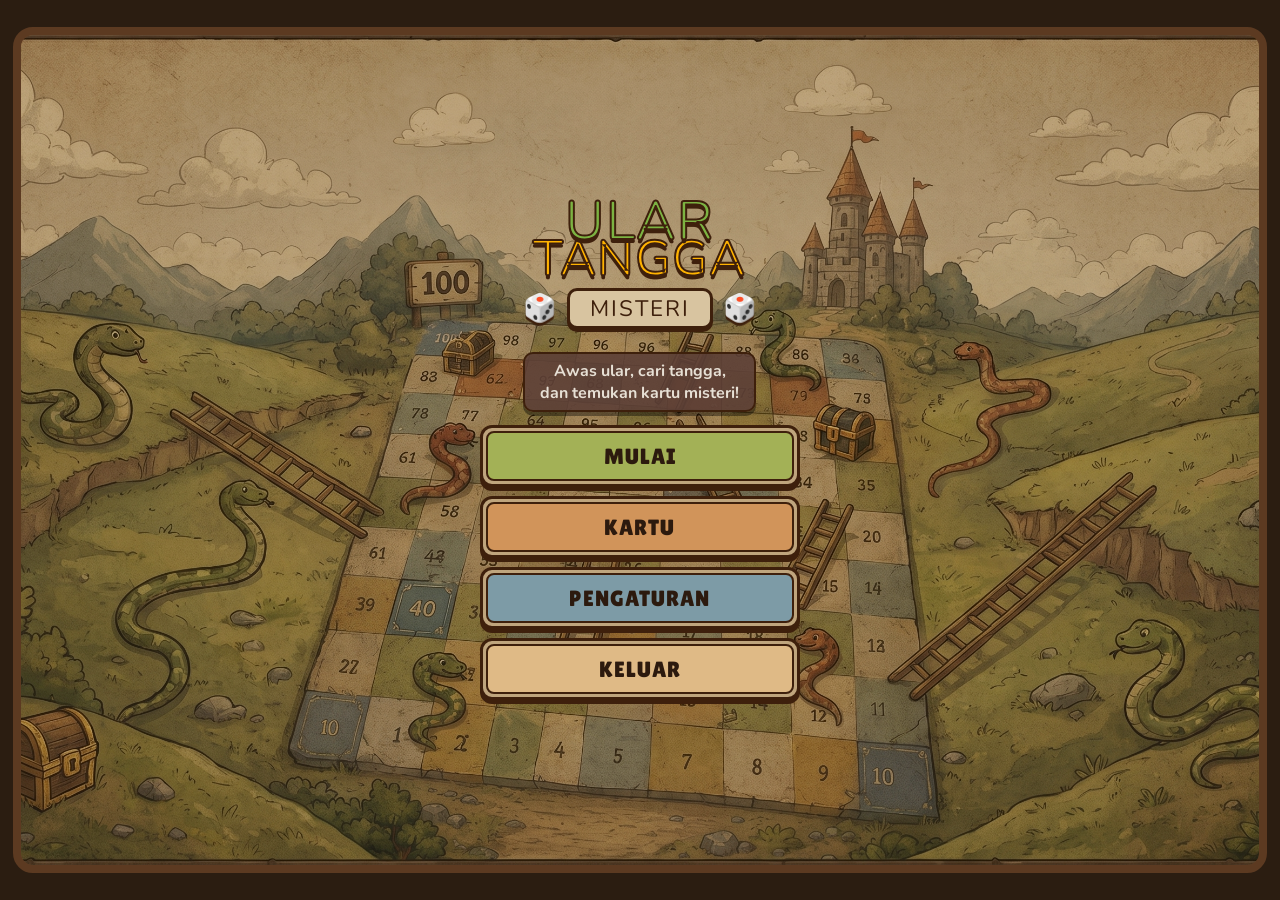
<file: UlarTanggaMisteri/index.html>
<!DOCTYPE html>
<html lang="id">
<head>
    <meta charset="UTF-8">
    <meta name="viewport" content="width=device-width, initial-scale=1.0">
    <title>Ular Tangga Misteri</title>
    <link href="https://fonts.googleapis.com/css2?family=Lilita+One&family=Nunito:wght@700;900&display=swap" rel="stylesheet">
    <link rel="stylesheet" href="css/game.css">
    <style>
        /* CSS TAMBAHAN AGAR PAS DI SEMUA UKURAN LAYAR HP / PC */
        body {
            margin: 0; padding: 0;
            display: flex; justify-content: center; align-items: center;
            min-height: 100vh; background-color: #2b1d11;
            overflow-x: hidden;
        }
        .app-container {
            max-width: 100%; max-height: 100vh;
            box-sizing: border-box;
        }
        /* Mengatur modal agar tidak kepotong di HP */
        .modal-box {
            max-height: 85vh;
            overflow-y: auto;
        }
    </style>
</head>
<body>
    <div class="app-container menu-app">
        
        <header class="title-container-custom">
            <div class="title-ular">ULAR</div>
            <div class="title-tangga">TANGGA</div>
            <div class="title-misteri-box">
                <span class="dice-decor">🎲</span>
                <span class="text-misteri">MISTERI</span>
                <span class="dice-decor">🎲</span>
            </div>
        </header>

        <div class="tagline-box">Awas ular, cari tangga,<br>dan temukan kartu misteri!</div>

        <main class="menu-buttons-custom">
            <button class="menu-btn btn-green" onclick="openSetup()">
                <div class="btn-inner"><span class="text">MULAI</span></div>
            </button>
            <button class="menu-btn btn-orange" onclick="openCardGallery()">
                <div class="btn-inner"><span class="text">KARTU</span></div>
            </button>
            <button class="menu-btn btn-blue" onclick="openSettings()">
                <div class="btn-inner"><span class="text">PENGATURAN</span></div>
            </button>
            <button class="menu-btn btn-tan" onclick="alert('Terima Kasih sudah bermain!')">
                <div class="btn-inner"><span class="text">KELUAR</span></div>
            </button>
        </main>

        <!-- MODAL SETUP -->
        <div id="setup-modal" class="modal-overlay" style="display: none;">
            <div class="modal-box">
                <h2>LOBBY PEMAIN</h2>
                <div class="player-count-selector">
                    <span>JUMLAH PEMAIN:</span>
                    <button class="pc-btn" id="pc-btn-2" onclick="setPlayerCount(2)">2</button>
                    <button class="pc-btn" id="pc-btn-3" onclick="setPlayerCount(3)">3</button>
                    <button class="pc-btn" id="pc-btn-4" onclick="setPlayerCount(4)">4</button>
                </div>
                <div id="player-config-list"></div>
                <div class="modal-actions">
                    <button class="menu-btn btn-green" onclick="startGame()"><div class="btn-inner" style="height: 45px;"><span class="text" style="font-size: 1.2rem;">GAS MAIN!</span></div></button>
                    <button class="menu-btn btn-orange" onclick="closeSetup()"><div class="btn-inner" style="height: 45px;"><span class="text" style="font-size: 1.2rem;">BATAL</span></div></button>
                </div>
            </div>
        </div>

        <!-- MODAL GALLERY -->
        <div id="cards-modal" class="modal-overlay" style="display: none;">
            <div class="modal-box modal-large">
                <h2>KOLEKSI KARTU MISTERI</h2>
                <div id="card-gallery-list" class="gallery-grid"></div>
                <div class="modal-actions" style="justify-content: center; margin-top: 15px;">
                    <button class="menu-btn btn-tan" onclick="closeCardGallery()" style="max-width: 250px;">
                        <div class="btn-inner" style="height: 45px;"><span class="text" style="font-size: 1.2rem;">TUTUP KEMBALI</span></div>
                    </button>
                </div>
            </div>
        </div>

        <!-- MODAL PENGATURAN -->
        <div id="settings-modal" class="modal-overlay" style="display: none;">
            <div class="modal-box">
                <h2>PENGATURAN</h2>
                <div class="player-row">
                    <div class="pr-info"><span class="pr-avatar">🎵</span><span class="pr-name">Musik Latar (BGM)</span></div>
                    <button id="btn-bgm" class="player-type-btn human-color" onclick="toggleBGM()">NYALA</button>
                </div>
                <div class="player-row">
                    <div class="pr-info"><span class="pr-avatar">🔊</span><span class="pr-name">Efek Suara (SFX)</span></div>
                    <button id="btn-sfx" class="player-type-btn human-color" onclick="toggleSFX()">NYALA</button>
                </div>
                <div class="modal-actions" style="margin-top: 20px;">
                    <button class="menu-btn btn-orange" onclick="closeSettings()">
                        <div class="btn-inner" style="height: 45px;"><span class="text" style="font-size: 1.2rem;">SIMPAN & TUTUP</span></div>
                    </button>
                </div>
            </div>
        </div>
    </div>

    <!-- LOGIKA MENU -->
    <script>
        const FILE_MUSIK = 'Pirates.mp3'; 
        
        const MenuSound = {
            bgm: null,
            init: function() {
                let isBgmOn = localStorage.getItem('utm_bgm') !== 'false';
                if (isBgmOn && !this.bgm) {
                    this.bgm = new Audio(FILE_MUSIK);
                    this.bgm.loop = true; 
                    this.bgm.volume = 0.3; 
                    this.bgm.play().catch(e => console.log("Menunggu klik dari user..."));
                }
            },
            toggle: function() {
                let isBgmOn = localStorage.getItem('utm_bgm') !== 'false';
                if (isBgmOn) {
                    if (!this.bgm) this.init();
                    else this.bgm.play().catch(e=>{});
                } else {
                    if (this.bgm) { this.bgm.pause(); this.bgm = null; }
                }
            }
        };

        document.body.addEventListener('click', () => { 
            try { MenuSound.init(); } catch(e){} 
        }, { once: true });

        let bgmOn = localStorage.getItem('utm_bgm') !== 'false';
        let sfxOn = localStorage.getItem('utm_sfx') !== 'false';

        function openSettings() { document.getElementById('settings-modal').style.display = 'flex'; updateSettingsUI(); }
        function closeSettings() { document.getElementById('settings-modal').style.display = 'none'; }
        
        function toggleBGM() { bgmOn = !bgmOn; localStorage.setItem('utm_bgm', bgmOn); updateSettingsUI(); MenuSound.toggle(); }
        function toggleSFX() { sfxOn = !sfxOn; localStorage.setItem('utm_sfx', sfxOn); updateSettingsUI(); }
        
        function updateSettingsUI() {
            const btnBGM = document.getElementById('btn-bgm'); const btnSFX = document.getElementById('btn-sfx');
            if (bgmOn) { btnBGM.className = 'player-type-btn human-color'; btnBGM.innerText = 'NYALA'; } 
            else { btnBGM.className = 'player-type-btn bot-color'; btnBGM.innerText = 'MATI'; }
            if (sfxOn) { btnSFX.className = 'player-type-btn human-color'; btnSFX.innerText = 'NYALA'; } 
            else { btnSFX.className = 'player-type-btn bot-color'; btnSFX.innerText = 'MATI'; }
        }

        let playerCount = 4;
        let playerConfigs = [ { isBot: false }, { isBot: true }, { isBot: true }, { isBot: true } ];

        function openSetup() { document.getElementById('setup-modal').style.display = 'flex'; renderSetup(); }
        function closeSetup() { document.getElementById('setup-modal').style.display = 'none'; }
        function setPlayerCount(count) { playerCount = count; renderSetup(); }
        function togglePlayerType(index) { playerConfigs[index].isBot = !playerConfigs[index].isBot; renderSetup(); }
        
        function renderSetup() {
            document.querySelectorAll('.pc-btn').forEach(btn => btn.classList.remove('active'));
            document.getElementById('pc-btn-' + playerCount).classList.add('active');
            let html = '';
            for (let i = 0; i < playerCount; i++) {
                let isBot = playerConfigs[i].isBot;
                html += `<div class="player-row"><div class="pr-info"><span class="pr-avatar">${isBot ? '🤖' : '👦🏻'}</span><span class="pr-name">P${i+1}</span></div><button class="player-type-btn ${isBot ? 'bot-color' : 'human-color'}" onclick="togglePlayerType(${i})">${isBot ? 'BOT' : 'MANUSIA'} 🔄</button></div>`;
            }
            document.getElementById('player-config-list').innerHTML = html;
        }
        
        function startGame() {
            try {
                let colors = ["#3498db", "#e74c3c", "#2ecc71", "#f1c40f"];
                let setupData = [];
                for (let i = 0; i < playerCount; i++) {
                    let isBot = playerConfigs[i].isBot;
                    setupData.push({ id: i, isBot: isBot, avatar: isBot ? '🤖' : '👦🏻', name: `P${i+1} (${isBot ? 'Bot' : 'Kamu'})`, color: colors[i] });
                }
                try { sessionStorage.setItem('gameSetup', JSON.stringify(setupData)); } catch(err) {}
                window.location.href = 'game.html'; 
            } catch(e) { window.location.href = 'game.html'; }
        }

        const galleryCards = [
            { name: "Mode Dewa", desc: "Pilih 1 dari semua!", type: "good", icon: "👼" }, { name: "Naik Tangga", desc: "Maju ke tangga terdekat", type: "good", icon: "🪜" }, { name: "Anti Ular", desc: "Kebal ular 1x", type: "good", icon: "🛡️" }, { name: "Double Dice", desc: "Dadu x2", type: "good", icon: "🎲x2" }, { name: "Triple Dice", desc: "Dadu x3", type: "good", icon: "🎲x3" }, { name: "Teleport 10", desc: "Maju 10 petak", type: "good", icon: "🚀" }, { name: "Lompat Ular", desc: "Lewati ular", type: "good", icon: "🦘" }, { name: "Perisai Dewa", desc: "Kebal 2x", type: "good", icon: "🔮" }, { name: "Putar Ulang", desc: "Reroll < 4", type: "good", icon: "🔄" }, { name: "Tangga Emas", desc: "Ke puncak", type: "good", icon: "🌟" }, { name: "Bonus Giliran", desc: "Main 2x", type: "good", icon: "➕" }, { name: "Hadiah Misteri", desc: "2 kartu", type: "good", icon: "🎁" }, { name: "Kutukan Ular", desc: "Mundur 10", type: "bad", icon: "🐍" }, { name: "Freeze", desc: "Beku 1x", type: "bad", icon: "❄️" }, { name: "Mundur Dadu", desc: "Jalan mundur", type: "bad", icon: "🔙" }, { name: "Hujan Petir", desc: "Semua mundur 3", type: "bad", icon: "⛈️" }, { name: "Racun Ular", desc: "Beku 2x", type: "bad", icon: "🧪" }, { name: "Dadu Rusak", desc: "Maks 3", type: "bad", icon: "💥" }, { name: "Badai Pasir", desc: "Mundur 5", type: "bad", icon: "🌪️" }, { name: "Kutukan Gelap", desc: "Hapus 1 kartu", type: "bad", icon: "🌑" }, { name: "Jaring Laba", desc: "Kunci 2x", type: "bad", icon: "🕸️" }, { name: "Tangga Palsu", desc: "Jebakan", type: "bad", icon: "💔" }, { name: "Gempa Bumi", desc: "Semua mundur 5", type: "bad", icon: "🫨" }, { name: "Serangan Naga", desc: "Jatuh bebas", type: "bad", icon: "🐉" }
        ];

        function openCardGallery() {
            document.getElementById('cards-modal').style.display = 'flex';
            let html = ''; galleryCards.forEach(c => { html += `<div class="gallery-card ${c.type}"><div class="icon">${c.icon}</div><div class="name">${c.name}</div><div class="desc">${c.desc}</div></div>`; });
            document.getElementById('card-gallery-list').innerHTML = html;
        }
        function closeCardGallery() { document.getElementById('cards-modal').style.display = 'none'; }
    </script>
</body>
</html>
</file>
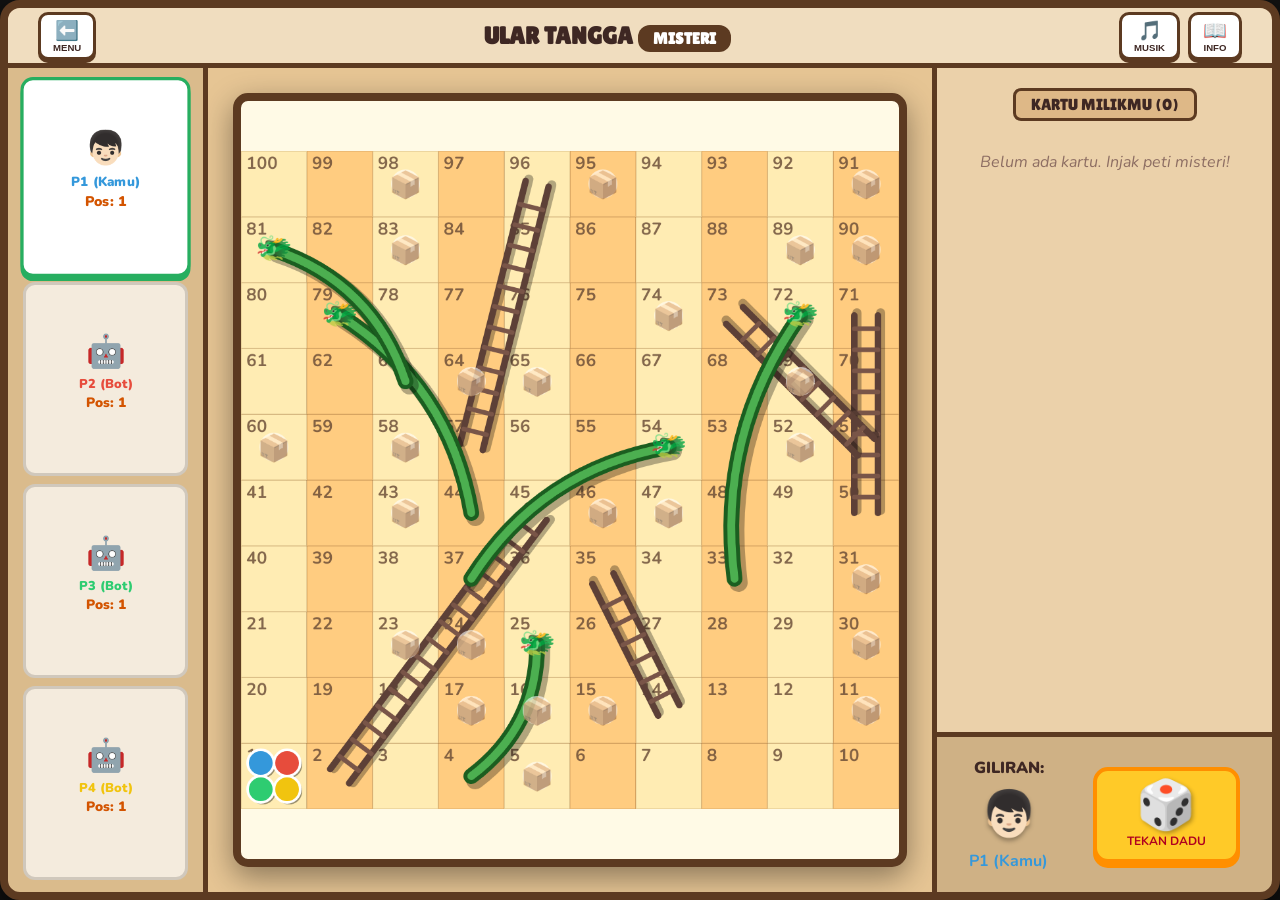
<file: UlarTanggaMisteri/game.html>
<!DOCTYPE html>
<html lang="id">
<head>
    <meta charset="UTF-8">
    <meta name="viewport" content="width=1200">
    <title>Ular Tangga Misteri - Main</title>
    <link href="https://fonts.googleapis.com/css2?family=Lilita+One&family=Nunito:wght@700;900&display=swap" rel="stylesheet">
    <link rel="stylesheet" href="css/game.css">
    <style>
        /* LAYAR PERINGATAN LANDSCAPE */
        #rotate-warning {
            display: none; position: fixed; top: 0; left: 0; width: 100%; height: 100%;
            background: #3e2723; z-index: 9999999;
            flex-direction: column; justify-content: center; align-items: center;
            text-align: center; color: white;
        }
        #rotate-warning .icon { font-size: 8rem; margin-bottom: 20px; animation: tilt 2s infinite ease-in-out; }
        #rotate-warning h1 { font-family: 'Lilita One', cursive; font-size: 4rem; color: #f1c40f; margin: 0; }
        #rotate-warning p { font-family: 'Nunito', sans-serif; font-size: 1.8rem; margin-top: 10px; }
        @keyframes tilt { 0% { transform: rotate(0deg); } 50% { transform: rotate(-90deg); } 100% { transform: rotate(0deg); } }
        
        /* Jika layar berdiri (portrait), sembunyikan game, munculkan peringatan */
        @media screen and (orientation: portrait) {
            #rotate-warning { display: flex !important; }
            .app-container { display: none !important; }
        }
    </style>
</head>
<body>
    <!-- LAYAR PEMAKSA LANDSCAPE -->
    <div id="rotate-warning">
        <div class="icon">📱</div>
        <h1>PUTAR HP KAMU!</h1>
        <p>Miringkan HP ke mode Landscape (Tiduran)<br>untuk memainkan game ini.</p>
    </div>

    <div class="app-container game-container">
        
        <div id="toast-container"></div>

        <header class="game-header">
            <button class="icon-btn" onclick="window.location.href='index.html'">⬅️<br><span>MENU</span></button>
            <h2 class="game-title">ULAR TANGGA <span class="misteri">MISTERI</span></h2>
            
            <div style="display: flex; gap: 8px;">
                <button class="icon-btn" onclick="toggleIngameBGM()" id="btn-toggle-bgm">🎵<br><span>MUSIK</span></button>
                <button class="icon-btn" onclick="openInfo()">📖<br><span>INFO</span></button>
            </div>
        </header>

        <div class="player-stats" id="player-stats-container">
            <!-- Isi pemain muncul di sini secara otomatis -->
        </div>

        <div class="board-wrapper">
            <canvas id="gameCanvas" width="1000" height="1000"></canvas>
            <div id="effect-overlay"></div>
        </div>

        <div class="powerups-section">
            <div class="section-title">KARTU MILIKMU (<span id="card-count">0</span>)</div>
            <div class="cards-list" id="cards-list">
                <div class="empty-cards">Belum ada kartu.<br>Injak peti misteri!</div>
            </div>
        </div>

        <div class="control-panel">
            <div class="turn-info">
                <span>GILIRAN:</span>
                <div id="current-turn-avatar" class="turn-avatar">👦🏻</div>
                <strong id="current-turn-text" class="text-blue">P1 (KAMU)</strong>
            </div>
            <div class="dice-container" id="dice-btn">
                <div class="dice" id="dice-display">🎲</div>
                <div class="dice-hint">TEKAN DADU</div>
            </div>
        </div>

        <!-- ==========================================
             MODAL INFO PERMAINAN
             ========================================== -->
        <div id="info-modal" class="modal-overlay" style="display: none;">
            <div class="modal-box" style="max-width: 450px;">
                <h2>CARA BERMAIN</h2>
                
                <div style="background: rgba(255,255,255,0.7); border: 3px solid #5c3a21; border-radius: 12px; padding: 15px; font-weight: 900; color: #3e2723; font-size: 0.9rem; line-height: 1.6; display: flex; flex-direction: column; gap: 8px;">
                    <div style="display: flex; gap: 10px; align-items: start;"><span style="font-size: 1.5rem; line-height: 1;">🎲</span><span><strong>Tekan Dadu</strong> untuk berjalan. Jika angka melebihi 100, bidak akan memantul mundur.</span></div>
                    <div style="display: flex; gap: 10px; align-items: start;"><span style="font-size: 1.5rem; line-height: 1;">🪜</span><span><strong>Tangga</strong> akan menaikkan posisimu secara instan.</span></div>
                    <div style="display: flex; gap: 10px; align-items: start;"><span style="font-size: 1.5rem; line-height: 1;">🐍</span><span><strong>Ular</strong> akan menggigit dan menurunkan posisimu.</span></div>
                    <div style="display: flex; gap: 10px; align-items: start;"><span style="font-size: 1.5rem; line-height: 1;">📦</span><span><strong>Peti Misteri</strong> berisi Kartu Ajaib! Bisa sangat menguntungkanmu, atau menjebak lawan.</span></div>
                    <div style="display: flex; gap: 10px; align-items: start;"><span style="font-size: 1.5rem; line-height: 1;">🃏</span><span><strong>Pakai Kartu</strong> dengan mengekliknya di panel kanan saat giliranmu tiba.</span></div>
                </div>

                <div class="modal-actions" style="margin-top: 15px;">
                    <button class="menu-btn btn-tan" onclick="closeInfo()">
                        <div class="btn-inner" style="height: 45px;"><span class="text" style="font-size: 1.2rem;">MENGERTI!</span></div>
                    </button>
                </div>
            </div>
        </div>

    </div>
    <script src="js/game.js"></script>
</body>
</html>
</file>
<file: UlarTanggaMisteri/css/game.css>
/* =========================================
   RESET & DASAR
   ========================================= */
:root {
    --wood-light: #fbe9d0;
    --wood-base: #e6c594;
    --wood-dark: #8b5a2b;
    --wood-border: #5c3a21;
    --text-dark: #3e2723;
    --bg-page: #121212;
}

* { box-sizing: border-box; margin: 0; padding: 0; user-select: none; }

body, html { 
    width: 100%; height: 100%; 
    overflow: hidden; 
    font-family: 'Nunito', sans-serif; 
    background-color: var(--bg-page); 
    display: flex; justify-content: center; align-items: center; 
}

h1, h2, h3, .main-title, .subtitle { font-family: 'Lilita One', cursive; }

/* CONTAINER DESKTOP JUMBO */
.app-container {
    width: 98vw; 
    max-width: 1300px; 
    height: 94vh; 
    background-color: var(--wood-light);
    border: 8px solid var(--wood-border); 
    border-radius: 20px; 
    position: relative; 
    overflow: hidden; 
    box-shadow: 0 15px 40px rgba(0,0,0,0.8);
    display: flex; flex-direction: column;
}

/* =========================================
   HALAMAN MENU UTAMA
   ========================================= */
.menu-app {
    display: flex; flex-direction: column; align-items: center; justify-content: center;
    background-image: url('../Background.jpeg'); 
    background-size: cover; 
    background-position: center;
    background-color: var(--wood-base);
    box-shadow: inset 0 0 0 2000px rgba(0, 0, 0, 0.2); 
}

.title-container-custom { text-align: center; margin-bottom: 1vh; display: flex; flex-direction: column; align-items: center;}
.title-ular { font-size: clamp(2.5rem, 6vh, 4.5rem); color: #7cb342; -webkit-text-stroke: 2px #3e200c; text-shadow: 0 4px 0 #3e200c; line-height: 0.8; z-index: 2; position: relative; letter-spacing: 2px;}
.title-tangga { font-size: clamp(2.2rem, 5.5vh, 3.8rem); color: #ffb300; -webkit-text-stroke: 2px #3e200c; text-shadow: 0 4px 0 #3e200c; line-height: 0.8; margin-top: -4px; z-index: 1; position: relative; letter-spacing: 1px;}
.title-misteri-box { display: flex; align-items: center; gap: 10px; margin-top: 10px;}
.dice-decor { font-size: clamp(1.2rem, 3vh, 2rem); filter: drop-shadow(0 3px 0 #3e200c); }
.text-misteri { background: #d8c4a0; color: #3e200c; border: 3px solid #3e200c; border-radius: 10px; padding: 2px 20px; font-size: clamp(1rem, 2.5vh, 1.4rem); box-shadow: 0 3px 0 #3e200c; letter-spacing: 2px;}

.tagline-box { background: rgba(93, 64, 55, 0.9); border: 2px solid #3e200c; border-radius: 10px; color: #e7e0d5; padding: 6px 15px; font-size: clamp(0.8rem, 1.8vh, 1rem); font-weight: bold; text-align: center; max-width: 380px; margin: 1.5vh auto; box-shadow: 0 4px 0 rgba(0,0,0,0.4);}

.menu-buttons-custom { display: flex; flex-direction: column; gap: 1vh; width: 100%; max-width: 320px;}
.menu-btn { background-color: #bfa57d; border: 3px solid #3e200c; border-radius: 12px; padding: 3px; box-shadow: 0 4px 0 #3e200c; width: 100%; cursor: pointer; transition: transform 0.1s;}
.menu-btn:active { transform: translateY(4px); box-shadow: 0 0px 0 #3e200c;}
.menu-btn .btn-inner { border: 2px solid #3e200c; border-radius: 8px; display: flex; align-items: center; justify-content: center; position: relative; padding: 5px; height: clamp(40px, 6vh, 50px); }
.btn-green .btn-inner { background-color: #a3b156; } .btn-orange .btn-inner { background-color: #d1945a; } .btn-blue .btn-inner { background-color: #7d9ba6; } .btn-tan .btn-inner { background-color: #dfba86; }
.icon-box-menu { background: #ded1c1; border: 2px solid #3e200c; border-radius: 6px; width: clamp(30px, 4.5vh, 38px); height: clamp(30px, 4.5vh, 38px); display: flex; align-items: center; justify-content: center; font-size: clamp(1rem, 2.2vh, 1.4rem); position: absolute; left: 8px; }
.menu-btn .text { font-family: 'Lilita One', cursive; font-size: clamp(1rem, 2.5vh, 1.4rem); color: #2c1a0e; letter-spacing: 1px;}

.bottom-btns { display: flex; justify-content: center; gap: 15px; margin-top: 2vh;}
.btm-btn { background-color: #bfa57d; border: 2px solid #3e200c; border-radius: 10px; padding: 3px; width: clamp(60px, 9vh, 75px); height: clamp(60px, 9vh, 75px); box-shadow: 0 4px 0 #3e200c; cursor: pointer;}
.btm-btn:active { transform: translateY(4px); box-shadow: 0 0 0 #3e200c; }
.btm-btn .btn-inner { background-color: #dfba86; border: 2px solid #3e200c; border-radius: 6px; height: 100%; display: flex; flex-direction: column; align-items: center; justify-content: center; gap: 2px;}
.btm-btn .icon { font-size: clamp(1.2rem, 2.2vh, 1.6rem); }
.btm-btn .text { font-family: 'Nunito', sans-serif; font-size: 0.5rem; font-weight: 900; color: #3e200c; text-align: center;}


/* =========================================
   ARENA BERMAIN (3 KOLOM)
   ========================================= */
.game-container {
    display: grid;
    grid-template-columns: 200px minmax(0, 1fr) 340px; 
    grid-template-rows: 60px minmax(0, 1fr) auto;
    height: 100%; width: 100%; background-color: var(--wood-base);
}

.game-header { grid-column: 1 / 4; grid-row: 1; display: flex; justify-content: space-between; align-items: center; padding: 0 30px; background: rgba(255,255,255,0.4); border-bottom: 5px solid var(--wood-border);}
.game-title { font-size: 1.5rem; color: var(--text-dark);}
.game-title .misteri { background: var(--wood-border); color: white; padding: 4px 15px; border-radius: 12px; font-size: 1rem;}
.icon-btn { background: #fff; border: 3px solid var(--wood-border); border-radius: 10px; padding: 4px 12px; font-size: 1.2rem; cursor: pointer; display: flex; flex-direction: column; align-items: center; box-shadow: 0 3px 0 var(--wood-border);}
.icon-btn:active { transform: translateY(3px); box-shadow: none;}
.icon-btn span { font-size: 0.6rem; font-weight: 900; color: var(--text-dark);}

.player-stats { grid-column: 1; grid-row: 2 / 4; display: flex; flex-direction: column; gap: 8px; padding: 12px 15px; background: rgba(0,0,0,0.05); border-right: 5px solid var(--wood-border); overflow-y: auto; }
.player-card { flex: 1; min-height: 0; justify-content: center; background: rgba(255,255,255,0.7); border: 3px solid rgba(0,0,0,0.15); border-radius: 12px; padding: 5px 8px; display: flex; flex-direction: column; align-items: center; text-align: center; transition: 0.2s;}
.player-card.active { background: #fff; border-color: #27ae60; box-shadow: 0 4px 0 #27ae60; z-index: 2; transform: scale(1.03); }
.player-card .avatar { font-size: 2rem; margin-bottom: 2px;}
.player-card .name { font-size: 0.8rem; font-weight: 900; color: var(--text-dark); white-space: nowrap;}
.player-card .pos { font-size: 0.85rem; font-weight: 900; color: #d35400;}
.status-icons { display: flex; gap: 2px; font-size: 0.8rem; min-height: 15px; margin-top: 2px;}

.board-wrapper { grid-column: 2; grid-row: 2 / 4; min-height: 0; min-width: 0; padding: 25px; display: flex; justify-content: center; align-items: center; position: relative;}
canvas#gameCanvas { max-width: 100%; max-height: 100%; height: 100%; aspect-ratio: 1 / 1; background-color: #fffae6; border: 8px solid var(--wood-border); border-radius: 15px; box-shadow: 0 10px 30px rgba(0,0,0,0.4); object-fit: contain; }

.powerups-section { grid-column: 3; grid-row: 2; display: flex; flex-direction: column; padding: 20px; background: rgba(255,255,255,0.2); border-left: 5px solid var(--wood-border); border-bottom: 5px solid var(--wood-border); min-height: 0; overflow: hidden;}
.section-title { text-align: center; font-family: 'Lilita One', cursive; background: #deb887; border: 3px solid var(--wood-border); display: inline-block; padding: 4px 15px; margin: 0 auto 15px; border-radius: 8px; font-size: 1rem; color: var(--text-dark);}
.cards-list { display: grid; grid-template-columns: 1fr 1fr; gap: 12px; overflow-y: auto; height: 100%; padding-bottom: 10px; align-content: start;}
.cards-list::-webkit-scrollbar { width: 6px; }
.cards-list::-webkit-scrollbar-thumb { background-color: var(--wood-border); border-radius: 10px; }
.empty-cards { grid-column: 1 / 3; text-align: center; color: #8d6e63; font-style: italic; font-size: 1rem; margin-top: 15px;}
.mistery-card { width: 100%; background: #fff; border: 3px solid var(--wood-border); border-radius: 10px; display: flex; flex-direction: column; align-items: center; padding: 10px; text-align: center; font-size: 0.75rem; font-weight: 900; cursor: pointer; box-shadow: 0 4px 0 var(--wood-border); color: var(--text-dark); transition: 0.1s;}
.mistery-card:active { transform: translateY(4px); box-shadow: none;}
.mistery-card .icon { font-size: 2.2rem; margin: 4px 0;}
.mistery-card.good { background: #e8f5e9; border-color: #2e7d32; box-shadow: 0 4px 0 #2e7d32;}
.mistery-card.bad { background: #ffebee; border-color: #c62828; box-shadow: 0 4px 0 #c62828;}

.control-panel { grid-column: 3; grid-row: 3; display: flex; justify-content: space-around; align-items: center; padding: 20px 10px; background: rgba(0,0,0,0.1); border-left: 5px solid var(--wood-border); }
.turn-info { display: flex; flex-direction: column; align-items: center; font-weight: 900; font-size: 1rem; color: var(--text-dark);}
.turn-avatar { font-size: 2.8rem; margin: 5px 0; filter: drop-shadow(0 3px 2px rgba(0,0,0,0.3)); animation: bounceAvatar 0.6s infinite alternate ease-in-out;}
@keyframes bounceAvatar { from { transform: translateY(0); } to { transform: translateY(-5px) scale(1.05); } }

.dice-container { display: flex; flex-direction: column; align-items: center; cursor: pointer; background: #ffca28; padding: 10px 30px; border-radius: 15px; border: 4px solid #ff8f00; box-shadow: 0 5px 0 #ff8f00; transition: 0.1s;}
.dice-container:active { transform: translateY(5px); box-shadow: 0 0 0 #ff8f00;}
.dice { font-size: 3rem; line-height: 1; text-shadow: 2px 2px 4px rgba(0,0,0,0.3);}
.dice-hint { font-size: 0.75rem; font-weight: bold; color: #b00020; margin-top: 4px;}

/* =========================================
   TOAST & OVERLAY EFEK
   ========================================= */
#toast-container { position: absolute; top: 80px; left: 50%; transform: translateX(-50%); width: auto; min-width: 300px; z-index: 100; display: flex; flex-direction: column; gap: 8px; pointer-events: none;}
.toast { background: rgba(0,0,0,0.85); color: white; padding: 12px 20px; border-radius: 10px; font-size: 1rem; font-weight: bold; text-align: center; animation: fadeinout 3.5s forwards; border: 2px solid rgba(255,255,255,0.2); box-shadow: 0 5px 15px rgba(0,0,0,0.5);}
@keyframes fadeinout { 0% { opacity: 0; transform: translateY(-20px); } 10% { opacity: 1; transform: translateY(0); } 90% { opacity: 1; transform: translateY(0); } 100% { opacity: 0; transform: translateY(-20px); } }

#effect-overlay { position: absolute; top: 0; left: 0; width: 100%; height: 100%; pointer-events: none; z-index: 10; display: none; flex-direction: column; justify-content: center; align-items: center; background: rgba(0,0,0,0.6); border-radius: 15px;}
#effect-overlay.active { display: flex; }
.anim-popup { animation: cardPop 1.5s ease-out forwards; text-align: center; filter: drop-shadow(0 15px 15px rgba(0,0,0,0.7));}
@keyframes cardPop { 0% { transform: scale(0.2) translateY(50px); opacity: 0; } 20% { transform: scale(1.1) translateY(-10px); opacity: 1; } 40% { transform: scale(1) translateY(0); opacity: 1; } 80% { transform: scale(1) translateY(0); opacity: 1; } 100% { transform: scale(1.4); opacity: 0; }}
.anim-shake { animation: shake 0.4s ease-in-out infinite; }
.anim-flash { animation: flash 0.2s ease-in-out infinite alternate; }
@keyframes shake { 0%, 100% { transform: translateX(0); } 25% { transform: translateX(-8px) rotate(-1deg); } 75% { transform: translateX(8px) rotate(1deg); } }
@keyframes flash { 0% { opacity: 1; filter: brightness(1); } 100% { opacity: 0.8; filter: brightness(2) contrast(1.5); background-color: rgba(255,255,255,0.5); } }

/* =========================================
   MODAL LOBBY SETUP & GALLERY KARTU
   ========================================= */
.modal-overlay { 
    position: fixed; top: 0; left: 0; width: 100%; height: 100%; 
    background: rgba(0,0,0,0.8); z-index: 1000; 
    display: flex; justify-content: center; align-items: center; padding: 20px;
}
.modal-box { 
    background: var(--wood-light); border: 8px solid var(--wood-border); border-radius: 20px; 
    padding: 25px; width: 100%; max-width: 450px; 
    box-shadow: 0 10px 30px rgba(0,0,0,0.8); 
    display: flex; flex-direction: column; gap: 15px; 
}
.modal-box h2 { text-align: center; color: var(--text-dark); font-size: 2rem; -webkit-text-stroke: 1.5px white; margin-bottom: 5px;}
.player-count-selector { display: flex; justify-content: center; align-items: center; gap: 10px; background: rgba(0,0,0,0.1); padding: 10px; border-radius: 12px;}
.player-count-selector span { font-weight: 900; color: var(--text-dark); font-size: 1.2rem;}
.pc-btn { background: #fff; border: 3px solid var(--wood-border); border-radius: 8px; font-family: 'Lilita One'; font-size: 1.5rem; padding: 5px 15px; cursor: pointer; color: var(--text-dark); transition: 0.1s;}
.pc-btn.active { background: #f39c12; color: #fff; border-color: #b9770e; transform: scale(1.1); box-shadow: 0 4px 0 #b9770e;}
#player-config-list { display: flex; flex-direction: column; gap: 10px;}
.player-row { display: flex; justify-content: space-between; align-items: center; background: rgba(255,255,255,0.7); padding: 10px 15px; border-radius: 12px; border: 3px solid var(--wood-border);}
.pr-info { display: flex; align-items: center; gap: 10px; font-weight: 900; font-size: 1.2rem; color: var(--text-dark);}
.pr-avatar { font-size: 2rem; }
.player-type-btn { padding: 8px 15px; font-family: 'Lilita One'; font-size: 1.1rem; border-radius: 8px; cursor: pointer; border: 3px solid var(--wood-border); box-shadow: 0 4px 0 var(--wood-border); transition: 0.1s;}
.player-type-btn:active { transform: translateY(4px); box-shadow: 0 0 0 var(--wood-border); }
.human-color { background: #3498db; color: white; }
.bot-color { background: #e74c3c; color: white; }
.modal-actions { display: flex; gap: 10px; margin-top: 10px;}
.modal-actions button { flex: 1; }

/* KELAS TAMBAHAN KHUSUS MODAL GALLERY KARTU */
.modal-large { max-width: 650px; max-height: 90vh; }
.gallery-grid {
    display: grid;
    grid-template-columns: repeat(auto-fill, minmax(110px, 1fr));
    gap: 10px;
    overflow-y: auto;
    padding: 10px 5px;
    max-height: 60vh;
}
.gallery-grid::-webkit-scrollbar { width: 8px; }
.gallery-grid::-webkit-scrollbar-thumb { background-color: var(--wood-border); border-radius: 10px; }

.gallery-card {
    background: #fff; border: 3px solid var(--wood-border); border-radius: 12px;
    padding: 10px 5px; display: flex; flex-direction: column; align-items: center;
    text-align: center; box-shadow: 0 4px 0 var(--wood-border);
}
.gallery-card .icon { font-size: 2.8rem; margin-bottom: 5px; }
.gallery-card .name { font-family: 'Lilita One', cursive; font-size: 0.9rem; color: var(--text-dark); margin-bottom: 3px; line-height: 1.1; }
.gallery-card .desc { font-family: 'Nunito', sans-serif; font-size: 0.7rem; font-weight: 900; color: #555; }
.gallery-card.good { background: #e8f5e9; border-color: #2e7d32; box-shadow: 0 4px 0 #2e7d32; }
.gallery-card.bad { background: #ffebee; border-color: #c62828; box-shadow: 0 4px 0 #c62828; }
</file>
